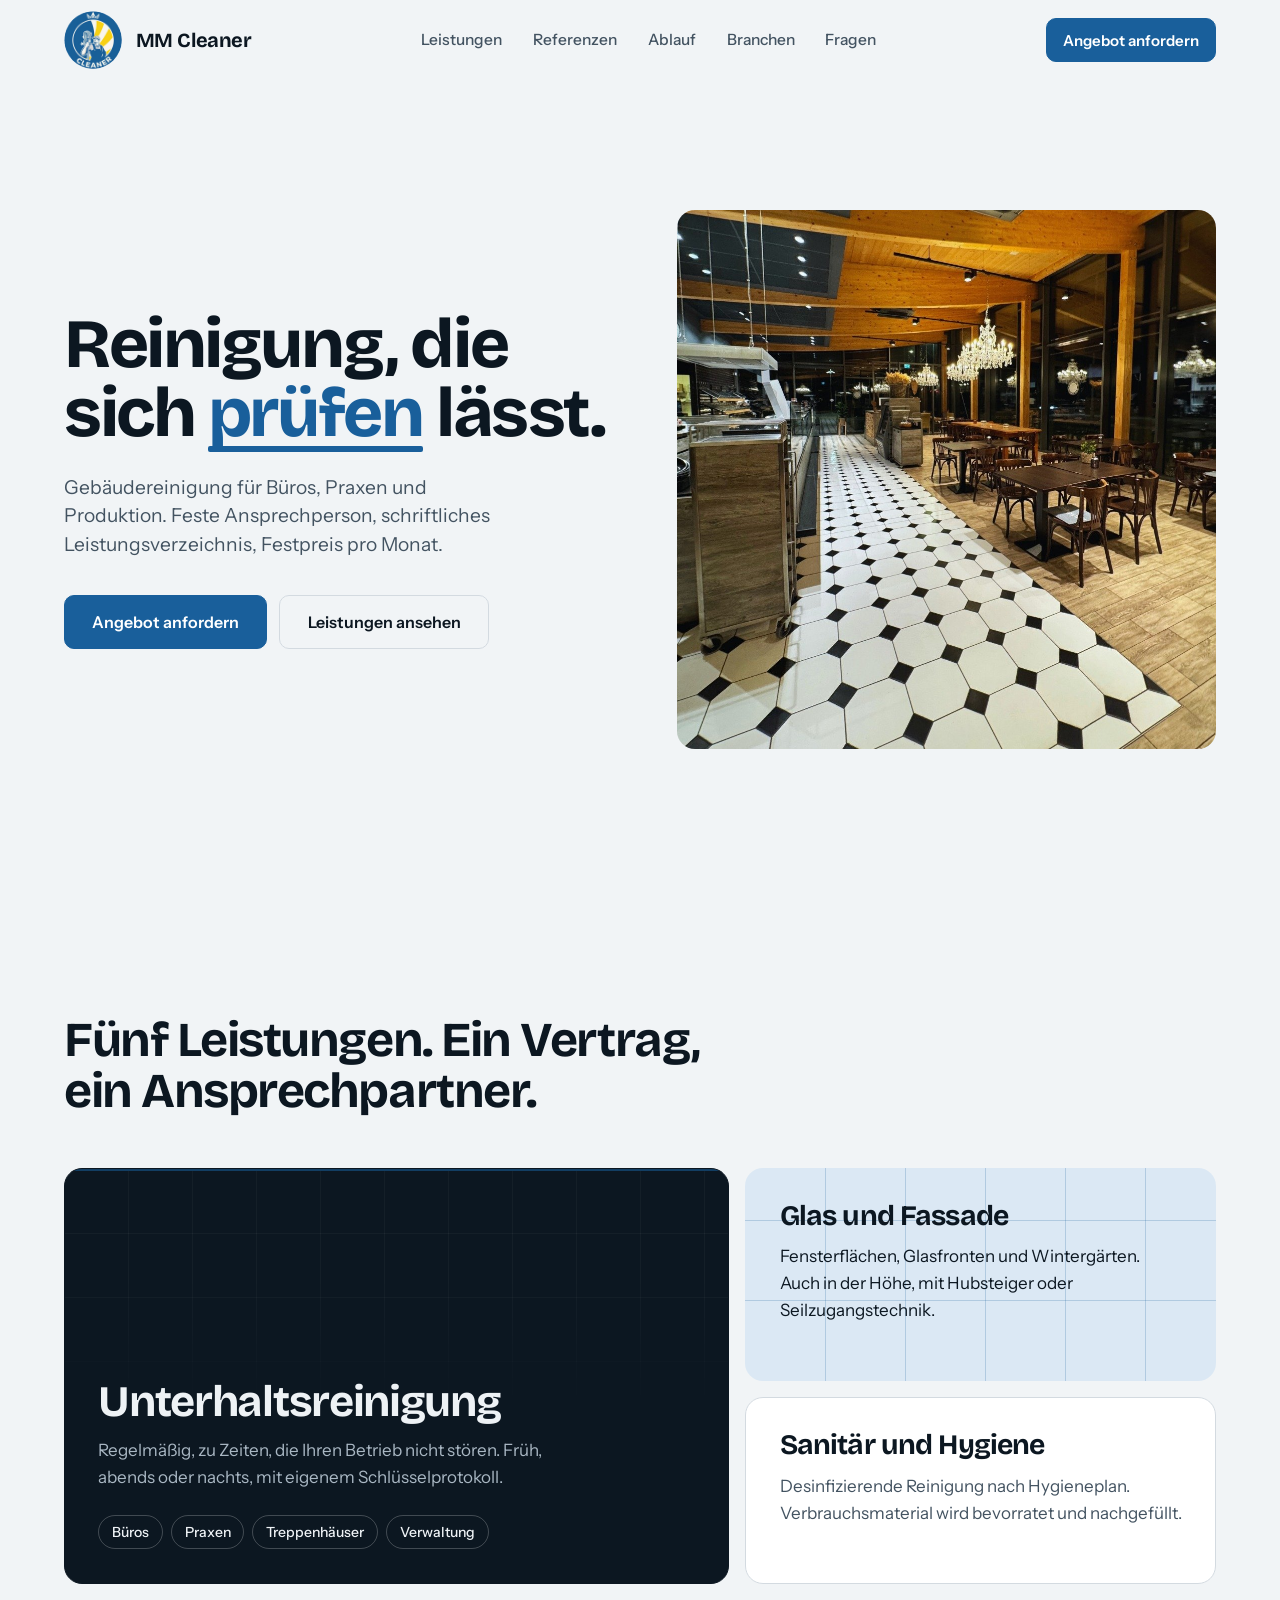
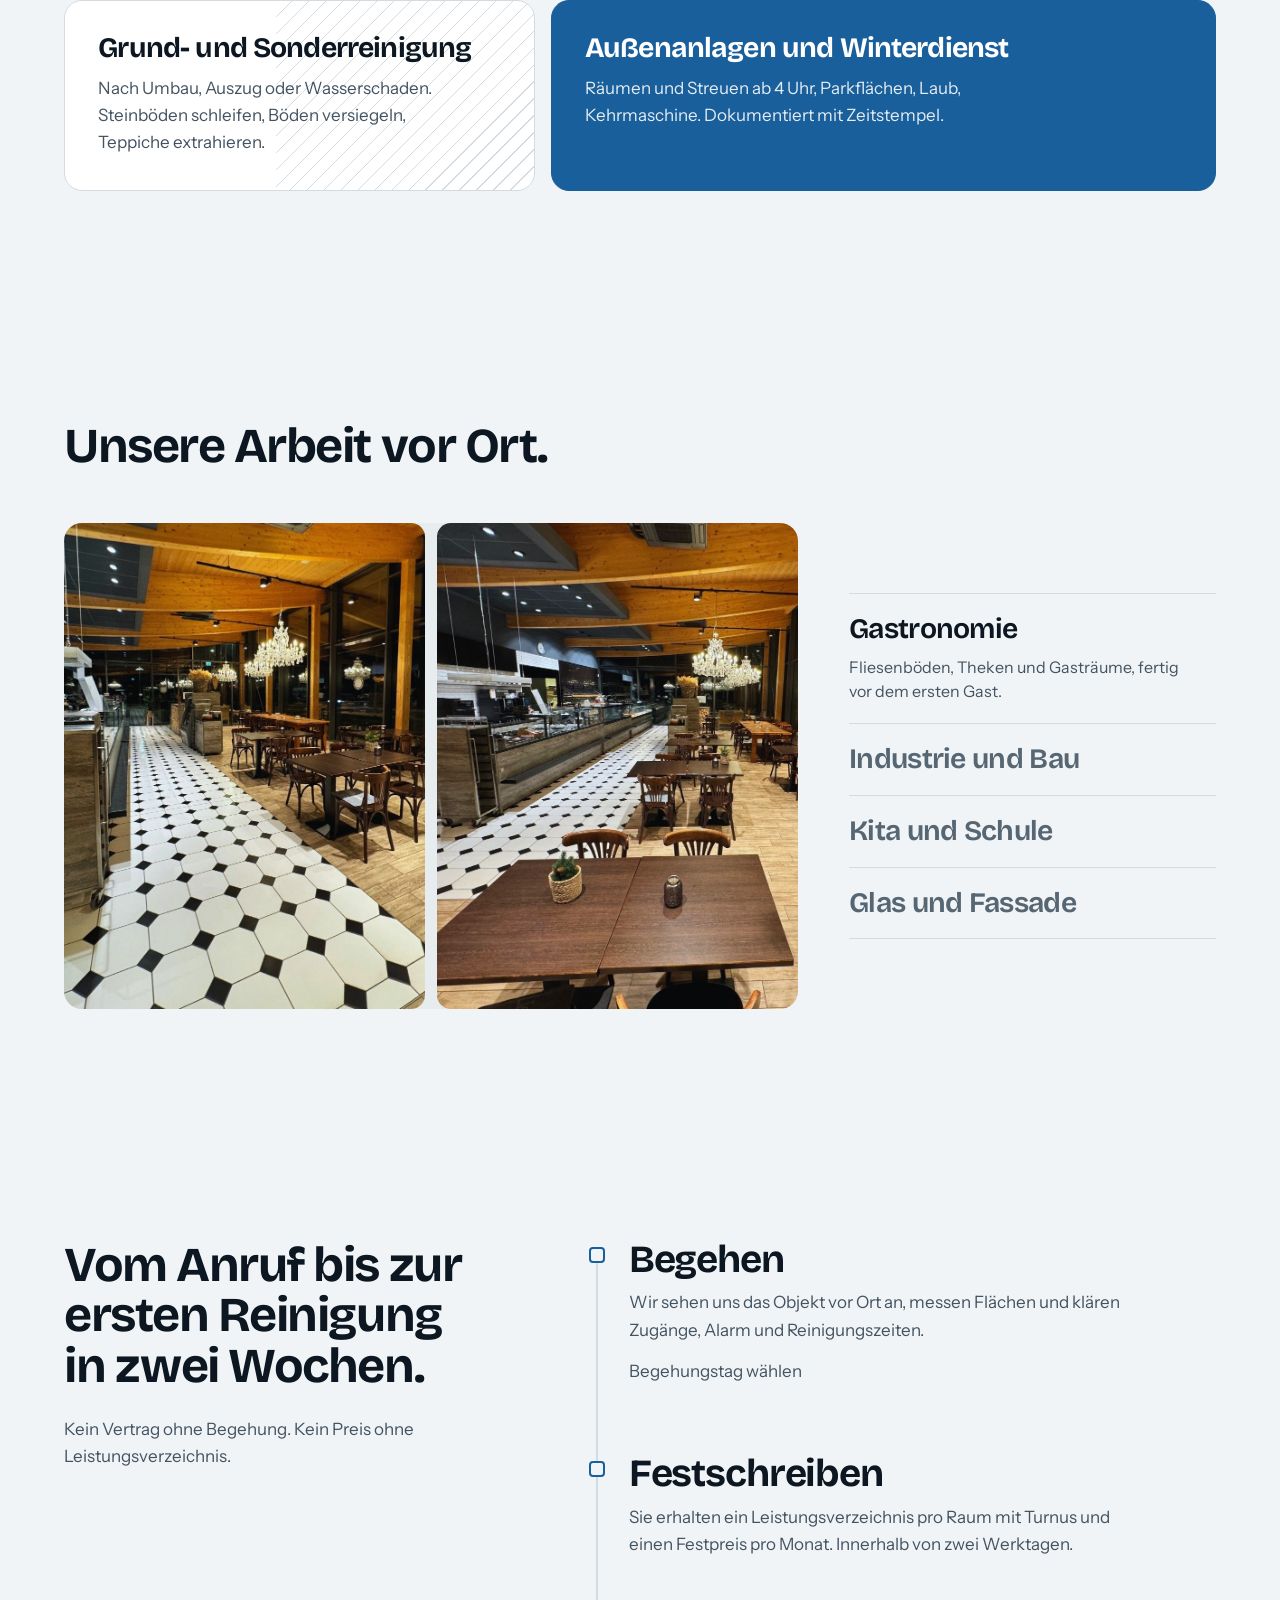
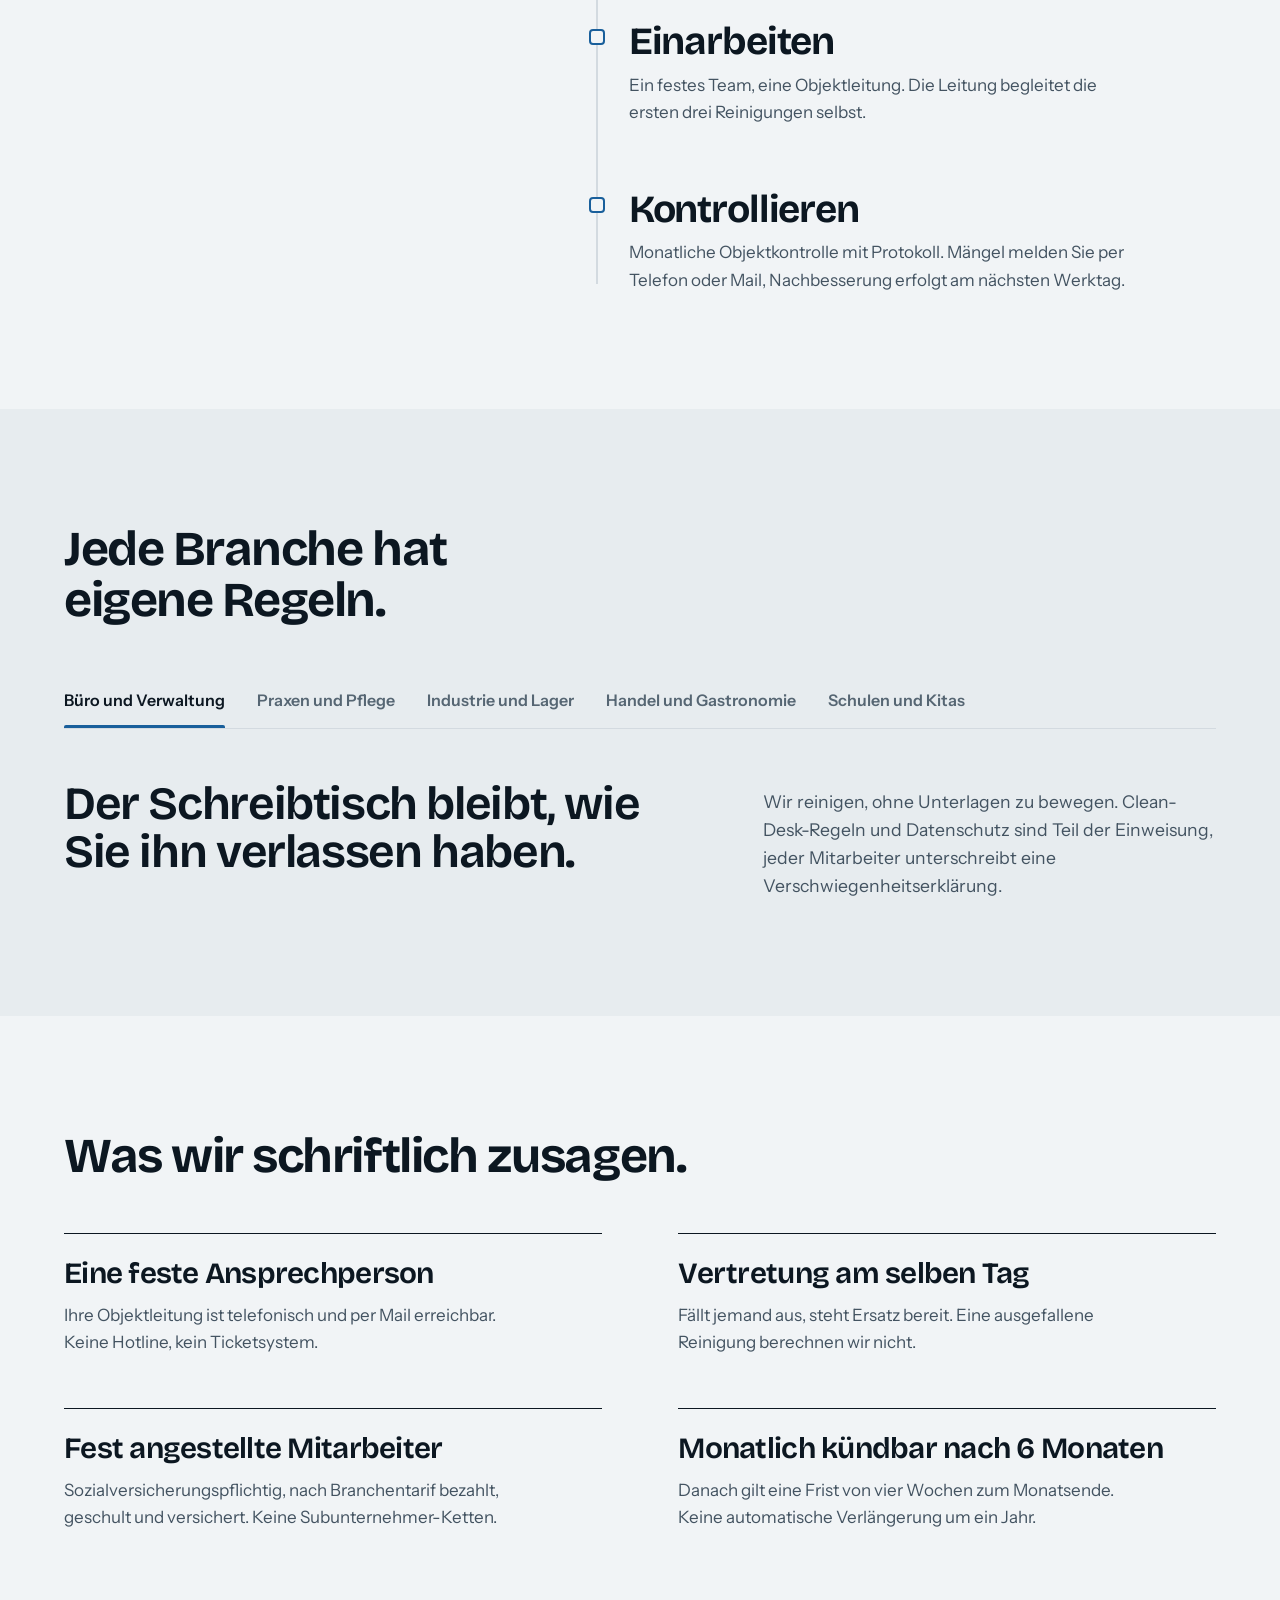
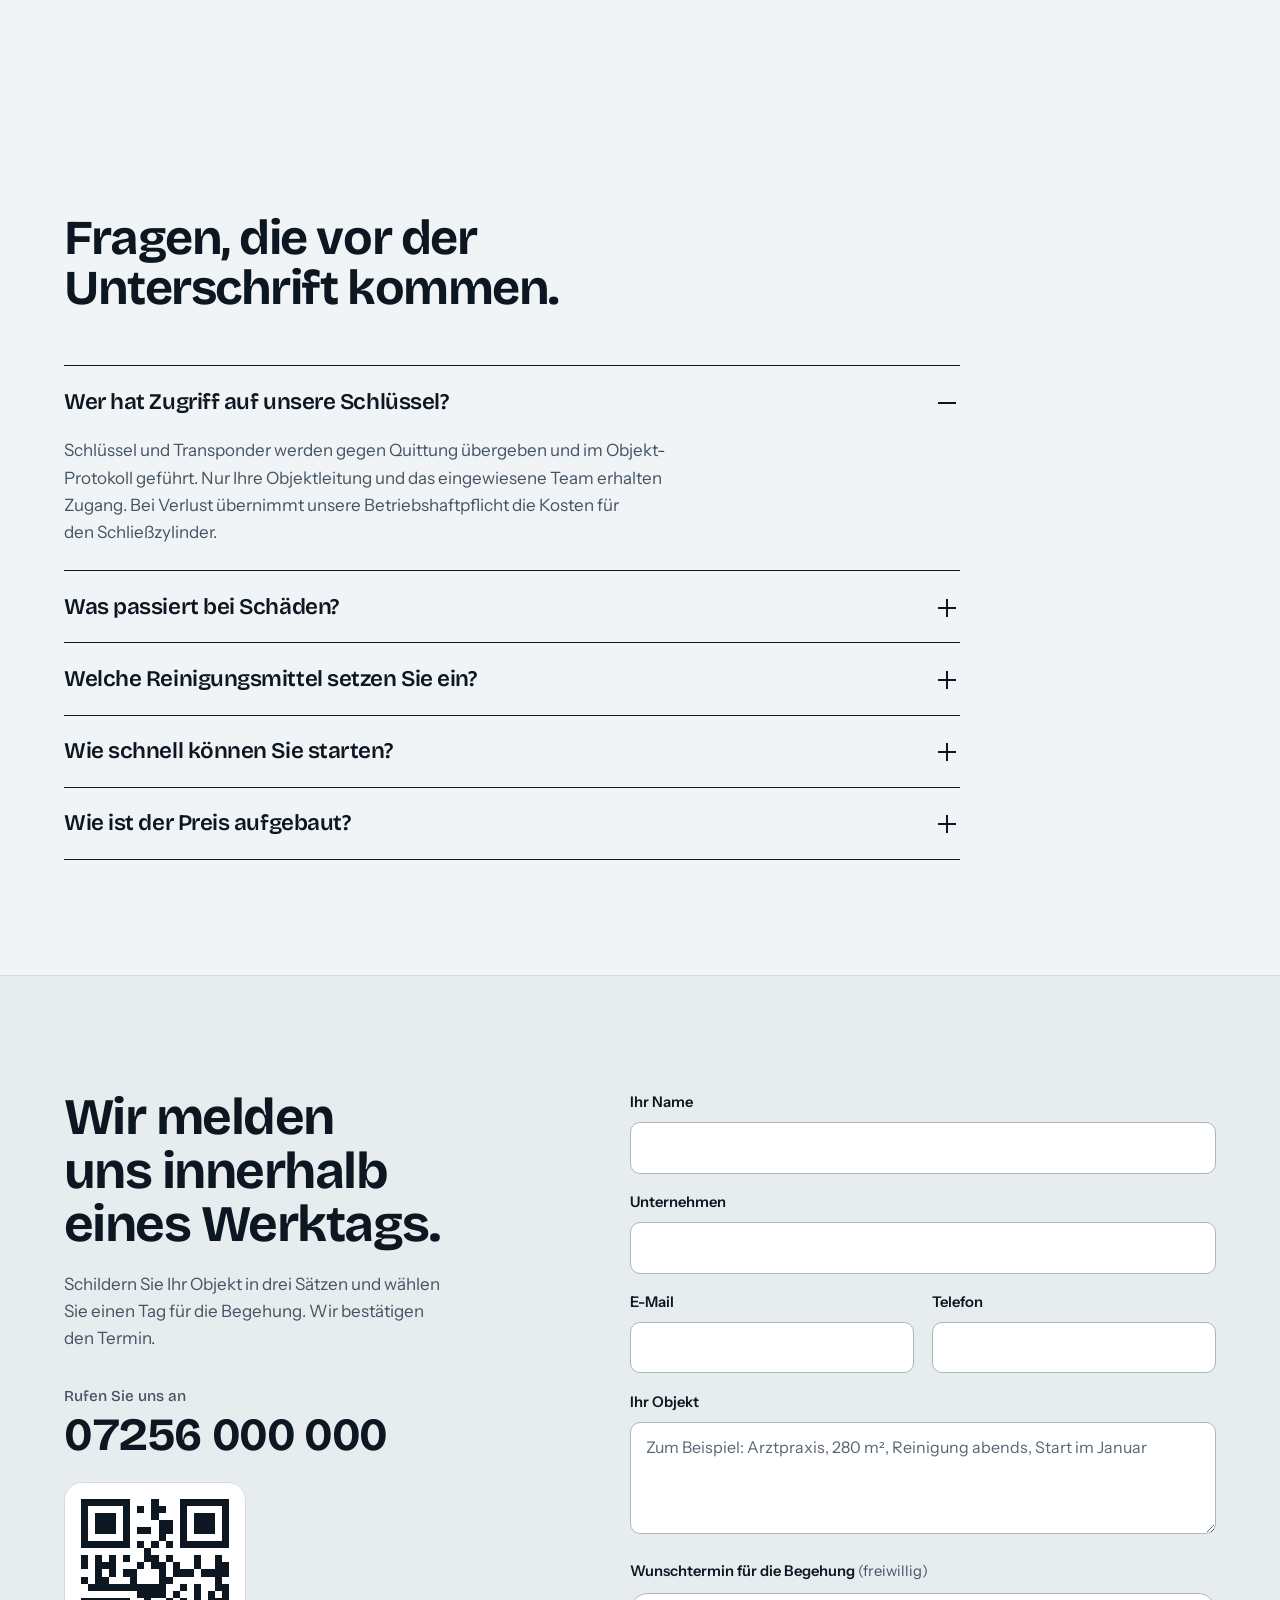
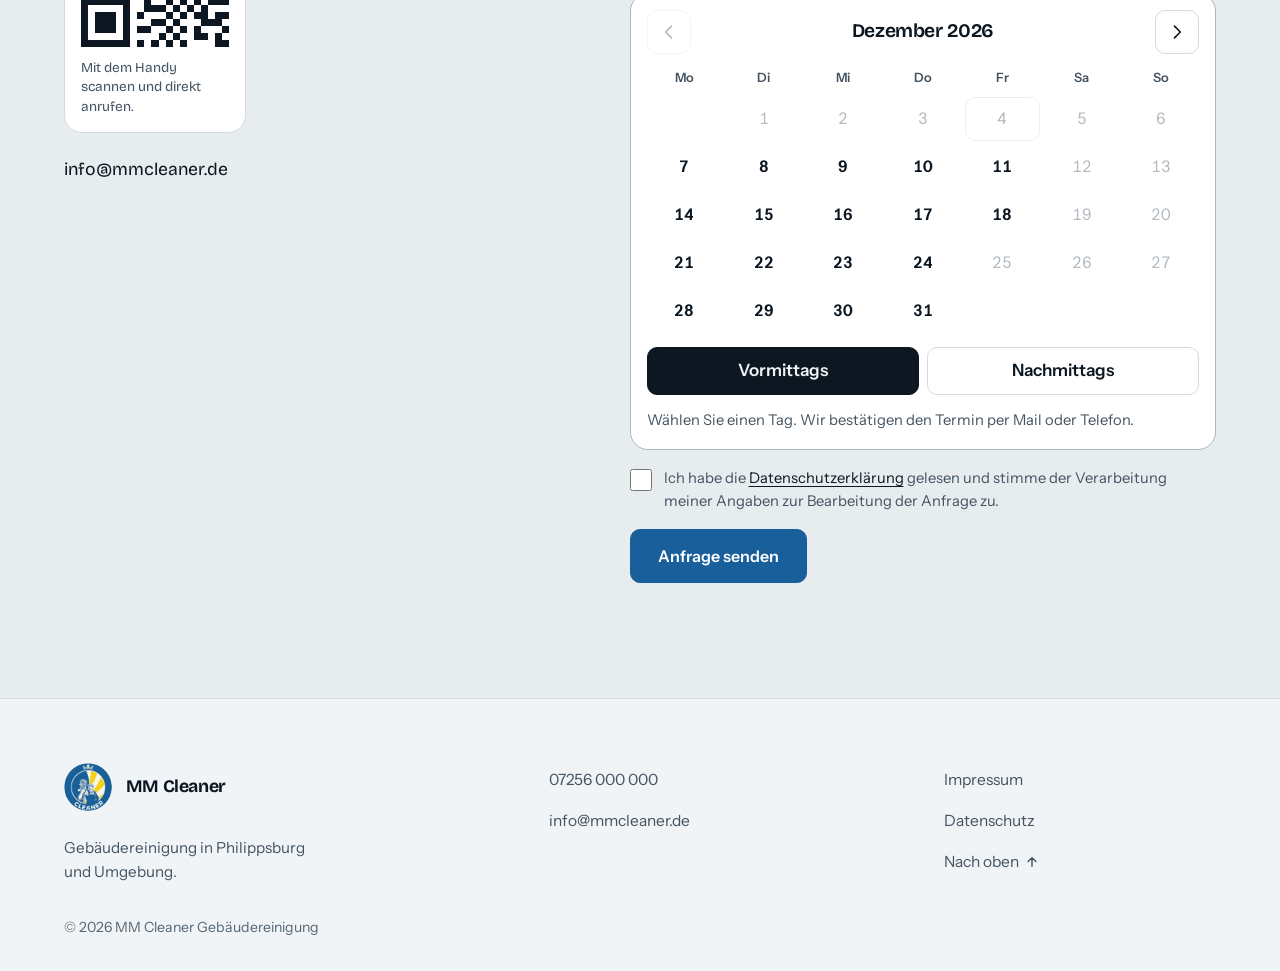
<file: index.html>
<!doctype html>
<html lang="de">
<head>
<meta charset="utf-8">
<meta name="viewport" content="width=device-width, initial-scale=1, viewport-fit=cover">
<title>MM Cleaner Gebäudereinigung | Philippsburg und Umgebung</title>
<meta name="description" content="Gebäudereinigung für Büros, Praxen, Produktion und Handel. Sauberkeit, die man fühlen kann. Für Gewerbe, Praxen und Verwaltung in Philippsburg und Umgebung.">
<meta name="theme-color" content="#F1F4F6">
<meta name="robots" content="noindex, nofollow">
<meta property="og:title" content="MM Cleaner Gebäudereinigung">
<meta property="og:description" content="Sauberkeit, die man fühlen kann. Gebäudereinigung in Philippsburg und Umgebung.">
<meta property="og:type" content="website">
<meta property="og:locale" content="de_DE">
<link rel="icon" href="favicon.png" type="image/png">
<link rel="preload" href="assets/img/gastro-boden.jpg" as="image">
<link rel="preload" href="assets/fonts/bricolage-grotesque.woff2" as="font" type="font/woff2" crossorigin>
<link rel="preload" href="assets/fonts/instrument-sans.woff2" as="font" type="font/woff2" crossorigin>
<link rel="stylesheet" href="assets/css/style.css?v=76f08dd9">
<script src="assets/js/main.js?v=5dbdaaa5" type="module"></script>
<script type="application/ld+json">
{
  "@context": "https://schema.org",
  "@type": "ProfessionalService",
  "name": "MM Cleaner Gebäudereinigung",
  "description": "Gebäudereinigung für Gewerbe, Praxen und Industrie",
  "areaServed": "Philippsburg und Umgebung",
  "serviceType": ["Unterhaltsreinigung", "Glas- und Fassadenreinigung", "Sanitärhygiene", "Grundreinigung", "Winterdienst"],
  "email": "info@mmcleaner.de"
}
</script>
</head>
<body>
<a class="skip" href="#inhalt">Zum Inhalt springen</a>

<header class="nav" id="top">
  <div class="wrap nav__in">
    <a class="brand" href="#top" aria-label="MM Cleaner Gebäudereinigung, Seitenanfang">
      <span class="logo"><span class="logo__disc"><img class="logo__img" src="assets/img/logo.png" alt="" width="116" height="116"></span><i class="logo__spark" aria-hidden="true"></i></span>
      <span class="brand__name">MM Cleaner</span>
    </a>
    <nav class="nav__links" aria-label="Hauptnavigation">
      <a href="#leistungen">Leistungen</a>
      <a href="#ergebnisse">Referenzen</a>
      <a href="#ablauf">Ablauf</a>
      <a href="#branchen">Branchen</a>
      <a href="#fragen">Fragen</a>
    </nav>
    <div class="nav__act">
      <a class="btn btn--accent btn--sm" href="#kontakt">Angebot anfordern</a>
      <button class="menu-btn" type="button" popovertarget="menu"><span class="menu-btn__t"><span>Menü</span><span>Schließen</span></span><i aria-hidden="true"></i></button>
    </div>
  </div>
  <nav id="menu" popover class="menu" aria-label="Mobile Navigation">
    <a href="#leistungen">Leistungen</a>
      <a href="#ergebnisse">Referenzen</a>
    <a href="#ablauf">Ablauf</a>
    <a href="#branchen">Branchen</a>
    <a href="#fragen">Fragen</a>
    <a class="btn btn--accent" href="#kontakt">Angebot anfordern</a>
    <a class="menu__tel" href="tel:+497256000000">07256 000 000</a>
  </nav>
</header>

<main id="inhalt">

<!-- HERO -->
<section class="hero wrap">
  <div class="hero__copy">
    <h1>Reinigung, die sich <em>prüfen</em> lässt.</h1>
    <p class="lead">Gebäudereinigung für Büros, Praxen und Produktion. Feste Ansprechperson, schriftliches Leistungsverzeichnis, Festpreis pro Monat.</p>
    <div class="hero__cta">
      <a class="btn btn--accent btn--lg" href="#kontakt">Angebot anfordern</a>
      <a class="btn btn--ghost btn--lg" href="#leistungen">Leistungen ansehen</a>
    </div>
  </div>

  <figure class="hero__img"><img src="assets/img/gastro-boden.jpg" alt="Restaurant mit schwarz-weißem Fliesenboden, gereinigt" width="1078" height="1075" fetchpriority="high"></figure>
</section>

<!-- LEISTUNGEN -->
<section class="sec wrap" id="leistungen">
  <h2 class="sec__h">Fünf Leistungen. Ein Vertrag, ein Ansprechpartner.</h2>
  <div class="bento">
    <article class="bt bt--unterhalt">
      <h3>Unterhaltsreinigung</h3>
      <p>Regelmäßig, zu Zeiten, die Ihren Betrieb nicht stören. Früh, abends oder nachts, mit eigenem Schlüsselprotokoll.</p>
      <ul class="tags">
        <li>Büros</li><li>Praxen</li><li>Treppenhäuser</li><li>Verwaltung</li>
      </ul>
    </article>
    <article class="bt bt--glas">
      <h3>Glas und Fassade</h3>
      <p>Fensterflächen, Glasfronten und Wintergärten. Auch in der Höhe, mit Hubsteiger oder Seilzugangstechnik.</p>
    </article>
    <article class="bt bt--hygiene">
      <h3>Sanitär und Hygiene</h3>
      <p>Desinfizierende Reinigung nach Hygieneplan. Verbrauchsmaterial wird bevorratet und nachgefüllt.</p>
    </article>
    <article class="bt bt--grund">
      <h3>Grund- und Sonderreinigung</h3>
      <p>Nach Umbau, Auszug oder Wasserschaden. Steinböden schleifen, Böden versiegeln, Teppiche extrahieren.</p>
    </article>
    <article class="bt bt--winter">
      <h3>Außenanlagen und Winterdienst</h3>
      <p>Räumen und Streuen ab 4 Uhr, Parkflächen, Laub, Kehrmaschine. Dokumentiert mit Zeitstempel.</p>
    </article>
  </div>
</section>

<!-- REFERENZEN -->
<section class="sec wrap ref" id="ergebnisse">
  <h2 class="sec__h">Unsere Arbeit vor Ort.</h2>
  <div class="ref__grid" data-ref>
    <div class="ref__stage">
      <div class="slide is-on" id="s-gastro" data-c="11" role="tabpanel" aria-labelledby="b-gastro"><img src="assets/img/gastro-boden.jpg" alt="Restaurant mit schwarz-weißem Fliesenboden, gereinigt" width="1078" height="1075" loading="lazy"><img src="assets/img/gastro-theke.jpg" alt="Gastronomiebereich mit Theke und frisch gereinigtem Boden" width="1080" height="1073" loading="lazy"></div>
      <div class="slide" id="s-halle" data-c="21" role="tabpanel" aria-labelledby="b-halle"><img src="assets/img/halle.jpg" alt="Große Halle nach Bauarbeiten, Boden besenrein" width="1030" height="805" loading="lazy"><img src="assets/img/team-strasse.jpg" alt="Mitarbeiter in MM-Cleaner-Jacke vor einem Objekt" width="233" height="416" loading="lazy"></div>
      <div class="slide" id="s-kita" data-c="11" role="tabpanel" aria-labelledby="b-kita"><img src="assets/img/kita-boden.jpg" alt="Kita-Eingangsbereich mit glänzend gepflegtem Boden" width="1080" height="804" loading="lazy"><img src="assets/img/kita-waschraum.jpg" alt="Waschraum mit glänzend gereinigten Bodenfliesen" width="1078" height="805" loading="lazy"></div>
      <div class="slide" id="s-glas" data-c="12" role="tabpanel" aria-labelledby="b-glas"><img src="assets/img/team-fenster.jpg" alt="Mitarbeiter in MM-Cleaner-Jacke bei der Fensterreinigung" width="233" height="312" loading="lazy"><img src="assets/img/mauer.jpg" alt="Gartenmauer, rechte Hälfte vom Schmutz befreit" width="1078" height="805" loading="lazy"></div>
    </div>
    <div class="ref__list" role="tablist" aria-label="Einsatzbereiche" aria-orientation="vertical">
      <button type="button" role="tab" id="b-gastro" aria-controls="s-gastro" aria-selected="true"><span class="t">Gastronomie</span><span class="d"><span>Fliesenböden, Theken und Gasträume, fertig vor dem ersten Gast.</span></span><i class="bar" aria-hidden="true"></i></button>
      <button type="button" role="tab" id="b-halle" aria-controls="s-halle" aria-selected="false" tabindex="-1"><span class="t">Industrie und Bau</span><span class="d"><span>Hallen nach Bauarbeiten, besenrein übergeben.</span></span><i class="bar" aria-hidden="true"></i></button>
      <button type="button" role="tab" id="b-kita" aria-controls="s-kita" aria-selected="false" tabindex="-1"><span class="t">Kita und Schule</span><span class="d"><span>Glänzende Böden und saubere Waschräume.</span></span><i class="bar" aria-hidden="true"></i></button>
      <button type="button" role="tab" id="b-glas" aria-controls="s-glas" aria-selected="false" tabindex="-1"><span class="t">Glas und Fassade</span><span class="d"><span>Fenster, Mauern und Außenflächen vom Schmutz befreit.</span></span><i class="bar" aria-hidden="true"></i></button>
    </div>
  </div>
</section>

<!-- ABLAUF -->
<section class="sec wrap ablauf" id="ablauf">
  <div class="ablauf__head">
    <h2 class="sec__h">Vom Anruf bis zur ersten Reinigung in zwei Wochen.</h2>
    <p class="muted">Kein Vertrag ohne Begehung. Kein Preis ohne Leistungsverzeichnis.</p>
  </div>
  <ol class="steps">
    <li>
      <h3>Begehen</h3>
      <p>Wir sehen uns das Objekt vor Ort an, messen Flächen und klären Zugänge, Alarm und Reinigungszeiten.</p>
      <p><a class="ln" href="#termin">Begehungstag wählen</a></p>
    </li>
    <li>
      <h3>Festschreiben</h3>
      <p>Sie erhalten ein Leistungsverzeichnis pro Raum mit Turnus und einen Festpreis pro Monat. Innerhalb von zwei Werktagen.</p>
    </li>
    <li>
      <h3>Einarbeiten</h3>
      <p>Ein festes Team, eine Objektleitung. Die Leitung begleitet die ersten drei Reinigungen selbst.</p>
    </li>
    <li>
      <h3>Kontrollieren</h3>
      <p>Monatliche Objektkontrolle mit Protokoll. Mängel melden Sie per Telefon oder Mail, Nachbesserung erfolgt am nächsten Werktag.</p>
    </li>
  </ol>
</section>

<!-- BRANCHEN -->
<section class="sec branchen" id="branchen">
  <div class="wrap">
    <h2 class="sec__h">Jede Branche hat eigene Regeln.</h2>
    <div class="tabs" data-tabs>
      <div class="tabs__list" role="tablist" aria-label="Branchen">
        <span class="tabs__ind" aria-hidden="true"></span>
        <button role="tab" id="t-buero" aria-controls="p-buero" aria-selected="true">Büro und Verwaltung</button>
        <button role="tab" id="t-praxis" aria-controls="p-praxis" aria-selected="false" tabindex="-1">Praxen und Pflege</button>
        <button role="tab" id="t-industrie" aria-controls="p-industrie" aria-selected="false" tabindex="-1">Industrie und Lager</button>
        <button role="tab" id="t-handel" aria-controls="p-handel" aria-selected="false" tabindex="-1">Handel und Gastronomie</button>
        <button role="tab" id="t-bildung" aria-controls="p-bildung" aria-selected="false" tabindex="-1">Schulen und Kitas</button>
      </div>

      <div class="tabs__panel" role="tabpanel" id="p-buero" aria-labelledby="t-buero">
        <p class="panel__big">Der Schreibtisch bleibt, wie Sie ihn verlassen haben.</p>
        <p>Wir reinigen, ohne Unterlagen zu bewegen. Clean-Desk-Regeln und Datenschutz sind Teil der Einweisung, jeder Mitarbeiter unterschreibt eine Verschwiegenheitserklärung.</p>
      </div>
      <div class="tabs__panel" role="tabpanel" id="p-praxis" aria-labelledby="t-praxis" hidden>
        <p class="panel__big">Hygieneplan statt Bauchgefühl.</p>
        <p>Flächendesinfektion mit gelisteten Mitteln, farbcodierte Tücher je Bereich, schriftlich dokumentiert. Passend zu Ihrem Hygieneplan und den Anforderungen der Aufsichtsbehörden.</p>
      </div>
      <div class="tabs__panel" role="tabpanel" id="p-industrie" aria-labelledby="t-industrie" hidden>
        <p class="panel__big">Schicht für Schicht, auch nachts.</p>
        <p>Hallenböden mit Scheuersaugmaschine, Reinigung von Sozialräumen und Büroflächen im Schichtwechsel. Unsere Mitarbeiter kennen Ihre Sicherheitsunterweisung und Sperrbereiche.</p>
      </div>
      <div class="tabs__panel" role="tabpanel" id="p-handel" aria-labelledby="t-handel" hidden>
        <p class="panel__big">Vor Öffnung fertig. Jeden Morgen.</p>
        <p>Verkaufsflächen, Kundentoiletten und Schaufenster sind bei Ladenöffnung sauber. Küchen und Gastronomiebereiche reinigen wir nach HACCP-Vorgaben.</p>
      </div>
      <div class="tabs__panel" role="tabpanel" id="p-bildung" aria-labelledby="t-bildung" hidden>
        <p class="panel__big">Sauber, bevor der erste Schüler kommt.</p>
        <p>Klassenräume, Flure und Sanitäranlagen am frühen Morgen oder nach Unterrichtsende. Mit kindgerechten, geprüften Reinigungsmitteln und erweitertem Führungszeugnis des Personals.</p>
      </div>
    </div>
  </div>
</section>

<!-- QUALITÄT -->
<section class="sec wrap qual" id="qualitaet">
  <h2 class="sec__h">Was wir schriftlich zusagen.</h2>
  <dl class="qual__grid">
    <div>
      <dt>Eine feste Ansprechperson</dt>
      <dd>Ihre Objektleitung ist telefonisch und per Mail erreichbar. Keine Hotline, kein Ticketsystem.</dd>
    </div>
    <div>
      <dt>Vertretung am selben Tag</dt>
      <dd>Fällt jemand aus, steht Ersatz bereit. Eine ausgefallene Reinigung berechnen wir nicht.</dd>
    </div>
    <div>
      <dt>Fest angestellte Mitarbeiter</dt>
      <dd>Sozialversicherungspflichtig, nach Branchentarif bezahlt, geschult und versichert. Keine Subunternehmer-Ketten.</dd>
    </div>
    <div>
      <dt>Monatlich kündbar nach 6 Monaten</dt>
      <dd>Danach gilt eine Frist von vier Wochen zum Monatsende. Keine automatische Verlängerung um ein Jahr.</dd>
    </div>
  </dl>
</section>

<!-- FAQ -->
<section class="sec wrap faq" id="fragen">
  <h2 class="sec__h">Fragen, die vor der Unterschrift kommen.</h2>
  <div class="faq__list">
    <details name="faq" open>
      <summary>Wer hat Zugriff auf unsere Schlüssel?</summary>
      <div class="faq__a"><p>Schlüssel und Transponder werden gegen Quittung übergeben und im Objekt-Protokoll geführt. Nur Ihre Objektleitung und das eingewiesene Team erhalten Zugang. Bei Verlust übernimmt unsere Betriebshaftpflicht die Kosten für den Schließzylinder.</p></div>
    </details>
    <details name="faq">
      <summary>Was passiert bei Schäden?</summary>
      <div class="faq__a"><p>Wir sind betriebshaftpflicht- und schlüsselverlustversichert. Schäden melden Sie direkt der Objektleitung, die Regulierung läuft über uns.</p></div>
    </details>
    <details name="faq">
      <summary>Welche Reinigungsmittel setzen Sie ein?</summary>
      <div class="faq__a"><p>Dosierte Konzentrate statt Überdosierung, wo möglich mit Ecolabel. In Praxen und Pflege setzen wir ausschließlich gelistete Desinfektionsmittel ein. Das Sicherheitsdatenblatt liegt im Objekt.</p></div>
    </details>
    <details name="faq">
      <summary>Wie schnell können Sie starten?</summary>
      <div class="faq__a"><p>Die Begehung erfolgt in der Regel innerhalb einer Woche. Nach Vertragsabschluss starten wir innerhalb von zwei Wochen, bei Dringlichkeit früher.</p></div>
    </details>
    <details name="faq">
      <summary>Wie ist der Preis aufgebaut?</summary>
      <div class="faq__a"><p>Ein Festpreis pro Monat, unabhängig von Feiertagen und Kalendertagen. Sonderleistungen wie Fensterreinigung oder Grundreinigung stehen mit eigenem Preis im Leistungsverzeichnis.</p></div>
    </details>
  </div>
</section>

<!-- KONTAKT -->
<section class="sec kontakt" id="kontakt">
  <div class="wrap kontakt__in">
    <div class="kontakt__copy">
      <h2>Wir melden uns innerhalb eines Werktags.</h2>
      <p>Schildern Sie Ihr Objekt in drei Sätzen und wählen Sie einen Tag für die Begehung. Wir bestätigen den Termin.</p>
      <div class="kontakt__direct">
        <p class="tel"><span class="tel__label">Rufen Sie uns an</span><a class="tel__nr" href="tel:+497256000000">07256 000 000</a></p>
        <figure class="qr"><img src="assets/img/qr-anruf.svg" alt="QR-Code zum Anrufen" width="148" height="148"><figcaption>Mit dem Handy scannen und direkt anrufen.</figcaption></figure>
        <p class="mail"><a href="mailto:info@mmcleaner.de">info@mmcleaner.de</a></p>
      </div>
    </div>

    <form class="form" id="form" novalidate data-endpoint="">
      <div class="field">
        <label for="f-name">Ihr Name</label>
        <input id="f-name" name="name" autocomplete="name" required>
        <p class="err" id="e-name" hidden>Bitte geben Sie Ihren Namen an.</p>
      </div>
      <div class="field">
        <label for="f-firma">Unternehmen</label>
        <input id="f-firma" name="firma" autocomplete="organization">
      </div>
      <div class="form__row">
        <div class="field">
          <label for="f-mail">E-Mail</label>
          <input id="f-mail" name="mail" type="email" autocomplete="email" required>
          <p class="err" id="e-mail" hidden>Bitte geben Sie eine gültige E-Mail-Adresse an.</p>
        </div>
        <div class="field">
          <label for="f-tel">Telefon</label>
          <input id="f-tel" name="tel" type="tel" autocomplete="tel">
        </div>
      </div>
      <div class="field">
        <label for="f-text">Ihr Objekt</label>
        <textarea id="f-text" name="text" rows="3" placeholder="Zum Beispiel: Arztpraxis, 280 m², Reinigung abends, Start im Januar"></textarea>
      </div>
      <fieldset class="termin" id="termin">
        <legend>Wunschtermin für die Begehung <span>(freiwillig)</span></legend>
        <div class="cal" data-cal>
          <div class="cal__head">
            <button type="button" class="cal__nav" data-dir="-1" aria-label="Vorheriger Monat"><svg viewBox="0 0 24 24" width="20" height="20" fill="none" stroke="currentColor" stroke-width="2" stroke-linecap="round" stroke-linejoin="round" aria-hidden="true"><path d="M15 5l-7 7 7 7"/></svg></button>
            <p class="cal__title" aria-live="polite"></p>
            <button type="button" class="cal__nav" data-dir="1" aria-label="Nächster Monat"><svg viewBox="0 0 24 24" width="20" height="20" fill="none" stroke="currentColor" stroke-width="2" stroke-linecap="round" stroke-linejoin="round" aria-hidden="true"><path d="M9 5l7 7-7 7"/></svg></button>
          </div>
          <div class="cal__grid"></div>
          <div class="seg cal__zeit" role="radiogroup" aria-label="Tageszeit">
            <label><input type="radio" name="zeit" value="vormittags" checked><span>Vormittags</span></label>
            <label><input type="radio" name="zeit" value="nachmittags"><span>Nachmittags</span></label>
          </div>
          <p class="cal__sel" aria-live="polite">Wählen Sie einen Tag. Wir bestätigen den Termin per Mail oder Telefon.</p>
          <input type="hidden" name="termin">
        </div>
      </fieldset>
      <label class="check">
        <input type="checkbox" name="dsgvo" required>
        <span>Ich habe die <a href="datenschutz.html">Datenschutzerklärung</a> gelesen und stimme der Verarbeitung meiner Angaben zur Bearbeitung der Anfrage zu.</span>
      </label>
      <p class="err" id="e-dsgvo" hidden>Bitte stimmen Sie der Datenverarbeitung zu.</p>
      <button class="btn btn--accent btn--lg" type="submit">Anfrage senden</button>
      <p class="form__ok" id="form-ok" hidden role="status">Danke. Wir melden uns innerhalb eines Werktags.</p>
    </form>
  </div>
</section>
</main>

<footer class="foot">
  <div class="wrap foot__in">
    <div class="foot__brand">
      <span class="brand brand--foot"><span class="logo"><span class="logo__disc"><img class="logo__img" src="assets/img/logo.png" alt="" width="96" height="96"></span><i class="logo__spark" aria-hidden="true"></i></span><span class="brand__name">MM Cleaner</span></span>
      <p>Gebäudereinigung in Philippsburg und Umgebung.</p>
    </div>
    <div class="foot__kontakt">
      <a class="ln" href="tel:+497256000000">07256 000 000</a>
      <a class="ln" href="mailto:info@mmcleaner.de">info@mmcleaner.de</a>
    </div>
    <nav class="foot__nav" aria-label="Rechtliches">
      <a class="ln" href="impressum.html">Impressum</a>
      <a class="ln" href="datenschutz.html">Datenschutz</a>
      <a class="ln foot__up" href="#top">Nach oben <svg viewBox="0 0 16 16" width="14" height="14" fill="none" stroke="currentColor" stroke-width="1.6" stroke-linecap="round" stroke-linejoin="round" aria-hidden="true"><path d="M8 13V3M3.5 7.5 8 3l4.5 4.5"/></svg></a>
    </nav>
  </div>
  <p class="wrap foot__copy">© <span id="jahr">2026</span> MM Cleaner Gebäudereinigung</p>
</footer>
<div class="callbar is-off"><a class="callbar__anruf" href="tel:+497256000000" aria-label="Anrufen: 07256 000 000"><svg class="callbar__ico" aria-hidden="true" width="22" height="22" xmlns="http://www.w3.org/2000/svg" viewBox="0 0 256 256" fill="currentColor"><path d="M224,154.8l-47.09-21.11-.18-.08a19.94,19.94,0,0,0-19,1.75,13.08,13.08,0,0,0-1.12.84l-22.31,19c-13-7.05-26.43-20.37-33.49-33.21l19.06-22.66a11.76,11.76,0,0,0,.85-1.15,20,20,0,0,0,1.66-18.83,1.42,1.42,0,0,1-.08-.18L101.2,32A20.06,20.06,0,0,0,80.42,20.15,60.27,60.27,0,0,0,28,80c0,81.61,66.39,148,148,148a60.27,60.27,0,0,0,59.85-52.42A20.06,20.06,0,0,0,224,154.8ZM176,204A124.15,124.15,0,0,1,52,80,36.29,36.29,0,0,1,80.48,44.46l18.82,42L80.14,109.28a12,12,0,0,0-.86,1.16A20,20,0,0,0,78,130.08c9.42,19.28,28.83,38.56,48.31,48A20,20,0,0,0,146,176.63a11.63,11.63,0,0,0,1.11-.85l22.43-19.07,42,18.81A36.29,36.29,0,0,1,176,204Z"/></svg><span>Anrufen</span></a><a class="callbar__wa" href="https://wa.me/497256000000?text=Hallo%2C%20ich%20interessiere%20mich%20f%C3%BCr%20eine%20Reinigung%20und%20h%C3%A4tte%20gern%20ein%20Angebot." target="_blank" rel="noopener noreferrer"><svg class="callbar__ico" aria-hidden="true" width="22" height="22" xmlns="http://www.w3.org/2000/svg" viewBox="0 0 256 256" fill="currentColor"><path d="M187.3,159.06A36.09,36.09,0,0,1,152,188a84.09,84.09,0,0,1-84-84A36.09,36.09,0,0,1,96.94,68.7,12,12,0,0,1,110,75.1l11.48,23a12,12,0,0,1-.75,12l-8.52,12.78a44.56,44.56,0,0,0,20.91,20.91l12.78-8.52a12,12,0,0,1,12-.75l23,11.48A12,12,0,0,1,187.3,159.06ZM236,128A108,108,0,0,1,78.77,224.15L46.34,235A20,20,0,0,1,21,209.66l10.81-32.43A108,108,0,1,1,236,128Zm-24,0A84,84,0,1,0,55.27,170.06a12,12,0,0,1,1,9.81l-9.93,29.79,29.79-9.93a12.1,12.1,0,0,1,3.8-.62,12,12,0,0,1,6,1.62A84,84,0,0,0,212,128Z"/></svg><span>WhatsApp</span></a></div>
</body>
</html>
</file>
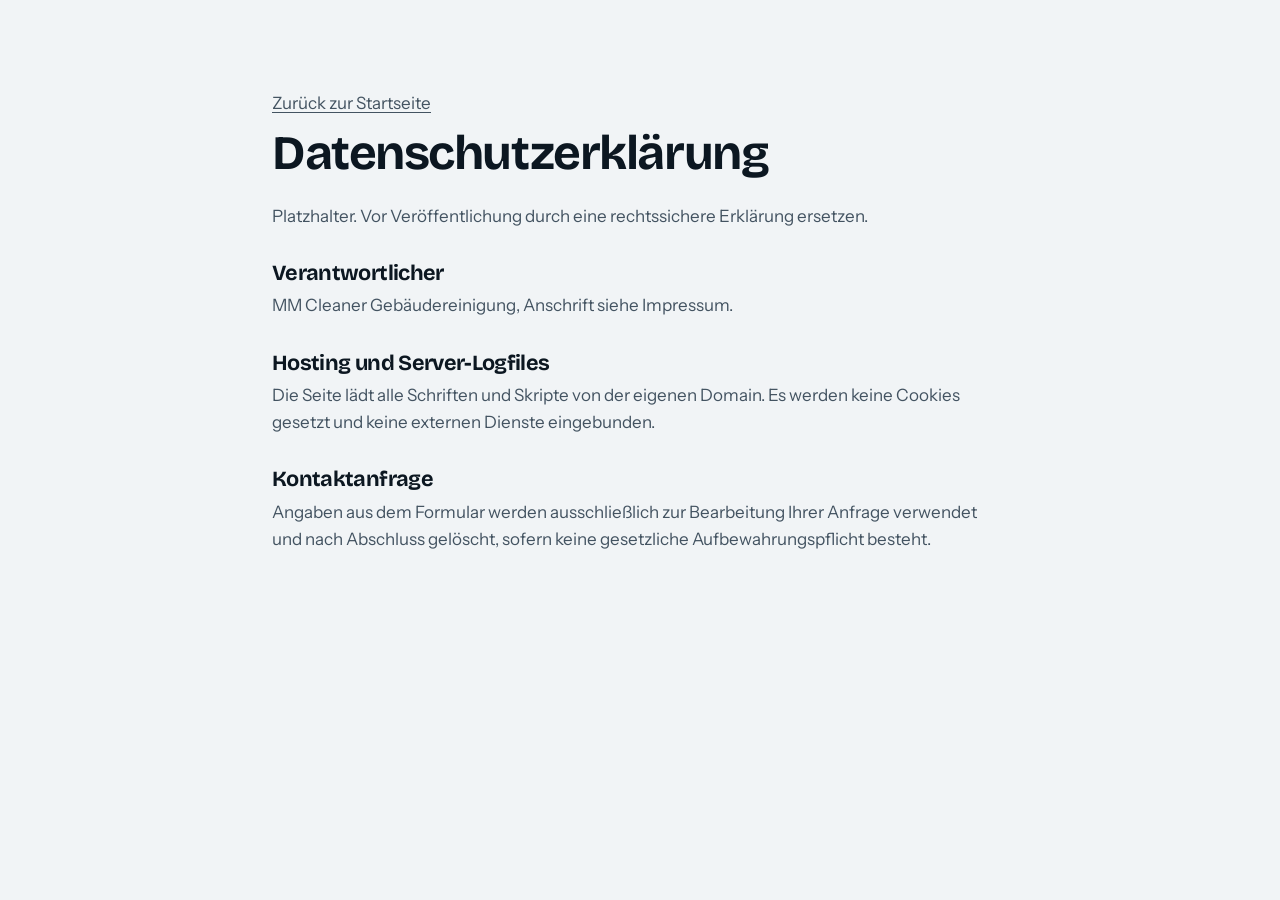
<file: datenschutz.html>
<!doctype html>
<html lang="de">
<head>
<meta charset="utf-8">
<meta name="viewport" content="width=device-width, initial-scale=1">
<title>Datenschutz | MM Cleaner Gebäudereinigung</title>
<meta name="robots" content="noindex">
<link rel="icon" href="favicon.png" type="image/png">
<link rel="stylesheet" href="assets/css/style.css?v=76f08dd9">
</head>
<body>
<main class="wrap legal">
  <p><a href="index.html">Zurück zur Startseite</a></p>
  <h1>Datenschutzerklärung</h1>
  <p>Platzhalter. Vor Veröffentlichung durch eine rechtssichere Erklärung ersetzen.</p>
  <h2>Verantwortlicher</h2>
  <p>MM Cleaner Gebäudereinigung, Anschrift siehe Impressum.</p>
  <h2>Hosting und Server-Logfiles</h2>
  <p>Die Seite lädt alle Schriften und Skripte von der eigenen Domain. Es werden keine Cookies gesetzt und keine externen Dienste eingebunden.</p>
  <h2>Kontaktanfrage</h2>
  <p>Angaben aus dem Formular werden ausschließlich zur Bearbeitung Ihrer Anfrage verwendet und nach Abschluss gelöscht, sofern keine gesetzliche Aufbewahrungspflicht besteht.</p>
</main>
</body>
</html>
</file>
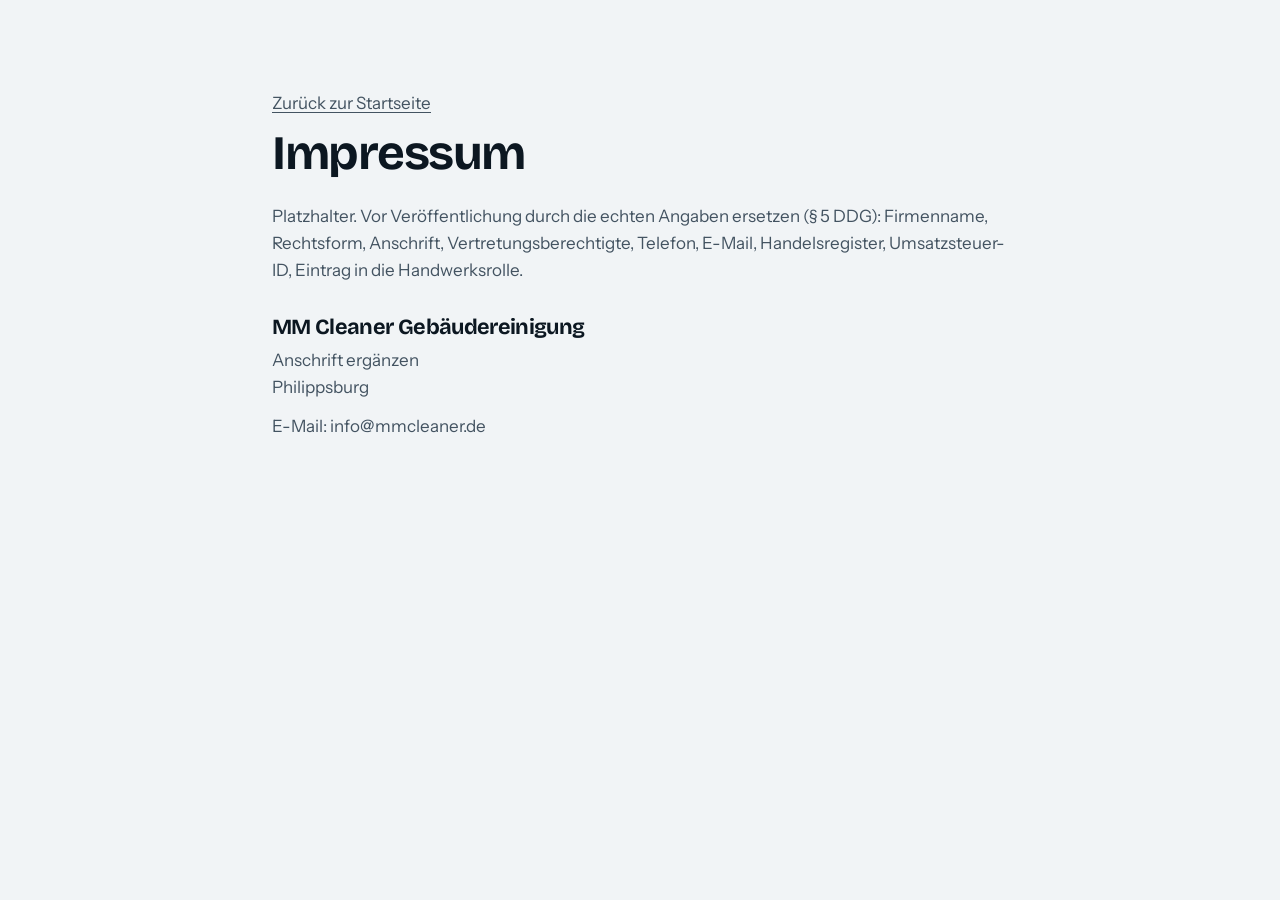
<file: impressum.html>
<!doctype html>
<html lang="de">
<head>
<meta charset="utf-8">
<meta name="viewport" content="width=device-width, initial-scale=1">
<title>Impressum | MM Cleaner Gebäudereinigung</title>
<meta name="robots" content="noindex">
<link rel="icon" href="favicon.png" type="image/png">
<link rel="stylesheet" href="assets/css/style.css?v=76f08dd9">
</head>
<body>
<main class="wrap legal">
  <p><a href="index.html">Zurück zur Startseite</a></p>
  <h1>Impressum</h1>
  <p>Platzhalter. Vor Veröffentlichung durch die echten Angaben ersetzen (§ 5 DDG): Firmenname, Rechtsform, Anschrift, Vertretungsberechtigte, Telefon, E-Mail, Handelsregister, Umsatzsteuer-ID, Eintrag in die Handwerksrolle.</p>
  <h2>MM Cleaner Gebäudereinigung</h2>
  <p>Anschrift ergänzen<br>Philippsburg</p>
  <p>E-Mail: info@mmcleaner.de</p>
</main>
</body>
</html>
</file>
<file: assets/css/style.css>
/* Kronwerk Gebäudereinigung
   Radien: Bedienelemente 10px, Flächen 18px. Eine Akzentfarbe. Hell und dunkel per System. */

@font-face {
  font-family: "Bricolage Grotesque";
  src: url("../fonts/bricolage-grotesque.woff2") format("woff2");
  font-weight: 200 800;
  font-display: swap;
}
@font-face {
  font-family: "Instrument Sans";
  src: url("../fonts/instrument-sans.woff2") format("woff2");
  font-weight: 400 700;
  font-display: swap;
}

:root {
  --paper: #f1f4f6;
  --paper-2: #e7ecef;
  --surface: #ffffff;
  --ink: #0c1721;
  --ink-2: #435361;
  --ink-3: #566673;
  --line: #d3dae0;
  --accent: #195f9b;
  --accent-ink: #195f9b;
  --accent-soft: #dbe8f4;
  --on-accent: #ffffff;
  --deep: #0c1721;
  --on-deep: #eef2f5;
  --on-deep-2: #a9b7c3;

  --f-display: "Bricolage Grotesque", "Segoe UI", system-ui, sans-serif;
  --f-body: "Instrument Sans", "Segoe UI", system-ui, sans-serif;

  --ease-out: cubic-bezier(0.23, 1, 0.32, 1);
  --ease-io: cubic-bezier(0.77, 0, 0.175, 1);

  --r-ui: 10px;
  --r-box: 18px;
  --nav-h: 80px;
  --gut: clamp(1.25rem, 5vw, 6rem);
  --maxw: 2000px;

  color-scheme: light;
}

*, *::before, *::after { box-sizing: border-box; }
* { margin: 0; }
html {
  scroll-behavior: smooth;
  scroll-padding-top: calc(var(--nav-h) + 24px);
  -webkit-text-size-adjust: 100%;
  interpolate-size: allow-keywords;
  scrollbar-color: var(--ink-3) var(--paper);
  accent-color: var(--accent);
}
body {
  font-family: var(--f-body);
  font-size: 1.0625rem;
  line-height: 1.6;
  color: var(--ink);
  background: var(--paper);
  -webkit-font-smoothing: antialiased;
  text-rendering: optimizeLegibility;
  min-height: 100dvh;
  overflow-x: clip;
}
::selection { background: var(--accent); color: var(--on-accent); }
:focus-visible { outline: 2px solid var(--accent); outline-offset: 3px; border-radius: 4px; }
img, svg { display: block; max-width: 100%; }
a { color: inherit; text-underline-offset: 0.2em; text-decoration-thickness: 1px; }
button, input, textarea, select { font: inherit; color: inherit; }
h1, h2, h3 { font-family: var(--f-display); text-wrap: balance; line-height: 1.04; letter-spacing: -0.03em; font-weight: 700; }
p, li, dd { text-wrap: pretty; }
.muted { color: var(--ink-2); }

.wrap { width: min(100% - 2 * var(--gut), var(--maxw)); margin-inline: auto; }
.skip {
  position: absolute; left: var(--gut); top: -4rem; z-index: 100;
  background: var(--ink); color: var(--paper); padding: 0.6rem 1rem; border-radius: var(--r-ui);
}
.skip:focus { top: 0.75rem; }

/* Buttons */
.btn {
  --_bg: transparent; --_fg: var(--ink); --_bd: var(--line);
  display: inline-flex; align-items: center; justify-content: center; gap: 0.5rem;
  min-height: 48px; padding: 0 1.4rem;
  border-radius: var(--r-ui); border: 1px solid var(--_bd);
  background: var(--_bg); color: var(--_fg);
  font-weight: 600; font-size: 1rem; line-height: 1; white-space: nowrap; text-decoration: none; cursor: pointer;
  transition: transform 160ms var(--ease-out), background-color 160ms ease, border-color 160ms ease;
  -webkit-tap-highlight-color: transparent;
  touch-action: manipulation;
}
.btn:active { transform: scale(0.97); }
.btn--accent { --_bg: var(--accent); --_fg: var(--on-accent); --_bd: var(--accent); }
.btn--ghost { --_bg: transparent; }
.btn--sm { min-height: 40px; padding: 0 1rem; font-size: 0.9375rem; }
.btn--lg { min-height: 54px; padding: 0 1.7rem; }
@media (hover: hover) and (pointer: fine) {
  .btn--accent:hover { --_bg: var(--accent); }
  .btn--ghost:hover { --_bd: var(--ink); --_fg: var(--paper); }
}

/* Navigation */
.nav {
  position: sticky; top: 0; z-index: 40;
  height: var(--nav-h);
  background: var(--paper);
}
.nav::after {
  content: ""; position: absolute; inset: auto 0 0; height: 1px; background: var(--line); opacity: 0;
}
@supports (animation-timeline: scroll()) {
  .nav::after { animation: nav-line linear both; animation-timeline: scroll(root); animation-range: 0 80px; }
  @keyframes nav-line { to { opacity: 1; } }
}
.nav__in { height: 100%; display: flex; align-items: center; justify-content: space-between; gap: 1.5rem; }
.brand { display: inline-flex; align-items: center; gap: 0.6rem; text-decoration: none; font-family: var(--f-display); font-weight: 700; font-size: 1.25rem; letter-spacing: -0.02em; }
.nav__links { display: flex; gap: clamp(1rem, 2.4vw, 2rem); margin-inline: auto; }
.nav__links a { text-decoration: none; font-size: 0.97rem; font-weight: 500; color: var(--ink-2); padding: 0.4rem 0; transition: color 150ms ease; }
@media (hover: hover) and (pointer: fine) { .nav__links a:hover { color: var(--ink); } }
.nav__act { display: flex; align-items: center; gap: 0.5rem; }
.menu-btn {
  display: none; align-items: center; gap: 0.7rem; height: 48px; padding: 0 1rem;
  border: 1px solid var(--line); border-radius: var(--r-ui); background: var(--surface); cursor: pointer;
  font-weight: 600; font-size: 0.95rem; transition: transform 160ms var(--ease-out), border-color 200ms ease;
}
.menu-btn:active { transform: scale(0.97); }
.menu-btn__t { display: block; height: 1.25em; line-height: 1.25; overflow: hidden; }
.menu-btn__t > span { display: block; transition: transform 320ms var(--ease-out); }
.menu-btn i { width: 16px; height: 2px; background: var(--accent); border-radius: 2px; transition: width 320ms var(--ease-out); }
.nav:has(.menu:popover-open) .menu-btn__t > span { transform: translateY(-100%); }
.nav:has(.menu:popover-open) .menu-btn i { width: 26px; }

.menu {
  position: fixed; inset: var(--nav-h) 0 auto 0; margin: 0; width: auto; border: 0;
  background: var(--paper); color: var(--ink);
  padding: 1rem var(--gut) 1.5rem; border-bottom: 1px solid var(--line);
  flex-direction: column; gap: 0.25rem;
  opacity: 0; transform: translateY(-8px);
  transition: opacity 200ms var(--ease-out), transform 200ms var(--ease-out), display 200ms allow-discrete, overlay 200ms allow-discrete;
}
.menu:popover-open { display: flex; opacity: 1; transform: none; }
@starting-style { .menu:popover-open { opacity: 0; transform: translateY(-8px); } }
.menu a:not(.btn) { padding: 0.9rem 0; font-size: 1.2rem; font-family: var(--f-display); font-weight: 600; text-decoration: none; border-bottom: 1px solid var(--line); }
.menu .btn { margin-top: 1rem; }

@media (max-width: 1040px) {
  .nav__links { display: none; }
  .menu-btn { display: block; }
  .nav__act { margin-left: auto; }
}
@media (max-width: 420px) { .nav__act .btn { display: none; } }

/* Hero */
.hero {
  display: grid; grid-template-columns: minmax(0, 1.02fr) minmax(0, 1fr);
  gap: clamp(2rem, 5vw, 5rem); align-items: center;
  min-height: calc(100dvh - var(--nav-h));
  padding-block: clamp(2rem, 5vw, 3.5rem) clamp(3rem, 6vw, 5rem);
}
.hero h1 { font-size: clamp(2.6rem, 5.4vw, 4.9rem); font-weight: 750; letter-spacing: -0.035em; line-height: 1; }
.hero h1 em { font-style: normal; color: var(--accent-ink); position: relative; white-space: nowrap; }
.hero h1 em::after {
  content: ""; position: absolute; left: 0; right: 0; bottom: 0.04em; height: 0.09em; background: currentColor; border-radius: 2px;
  transform-origin: left; animation: underline 900ms 700ms var(--ease-out) both;
}
@keyframes underline { from { transform: scaleX(0); } }
.lead { margin-top: 1.5rem; font-size: clamp(1.1rem, 1.5vw, 1.3rem); line-height: 1.5; color: var(--ink-2); max-width: 34ch; }
.hero__cta { margin-top: 2.25rem; display: flex; flex-wrap: wrap; gap: 0.75rem; }

.hero h1, .hero .lead, .hero__cta { animation: rise 800ms var(--ease-out) both; }
.hero .lead { animation-delay: 80ms; }
.hero__cta { animation-delay: 160ms; }
@keyframes rise { from { opacity: 0; transform: translateY(14px); } }

@media (max-width: 960px) {
  .hero { grid-template-columns: 1fr; min-height: 0; }
  .lead { max-width: 40ch; }
}

/* Abschnitte */
.sec { padding-block: clamp(4rem, 9vw, 8rem); }
.sec__h { font-size: clamp(1.9rem, 3.8vw, 3.2rem); max-width: 20ch; }
.sec__h + * { margin-top: clamp(2rem, 4vw, 3.25rem); }

/* Bento: fünf Inhalte, fünf Zellen */
.bento { display: grid; grid-template-columns: repeat(12, 1fr); gap: 1rem; }
.bt { border-radius: var(--r-box); padding: clamp(1.4rem, 2.6vw, 2.25rem); display: flex; flex-direction: column; gap: 0.75rem; background: var(--surface); border: 1px solid var(--line); position: relative; overflow: hidden; }
.bt h3 { font-size: clamp(1.35rem, 2.2vw, 1.85rem); }
.bt p { color: var(--ink-2); max-width: 44ch; }
.bt--unterhalt { grid-column: 1 / 8; grid-row: 1 / 3; background: var(--deep); border-color: var(--deep); color: var(--on-deep); justify-content: flex-end; min-height: 26rem; }
.bt--unterhalt h3 { font-size: clamp(1.9rem, 3.4vw, 3rem); }
.bt--unterhalt p { color: var(--on-deep-2); }
.bt--unterhalt::before {
  content: ""; position: absolute; inset: 0 0 38% 0; opacity: 0.55;
  background:
    linear-gradient(var(--accent) 0 0) 0 0 / 100% 2px no-repeat,
    repeating-linear-gradient(90deg, transparent 0 63px, rgb(255 255 255 / 0.07) 63px 64px),
    repeating-linear-gradient(0deg, transparent 0 63px, rgb(255 255 255 / 0.07) 63px 64px);
  mask-image: linear-gradient(#000 40%, transparent);
}
.tags { list-style: none; padding: 0; display: flex; flex-wrap: wrap; gap: 0.5rem; margin-top: 0.75rem; position: relative; }
.tags li { font-size: 0.875rem; font-weight: 500; padding: 0.3rem 0.8rem; border: 1px solid rgb(255 255 255 / 0.22); border-radius: 999px; color: var(--on-deep); }
.bt--unterhalt > :not(.tags) { position: relative; }
.bt--glas { grid-column: 8 / 13; background: var(--accent-soft); border-color: transparent;
  background-image: repeating-linear-gradient(90deg, transparent 0 79px, color-mix(in oklab, var(--accent) 22%, transparent) 79px 80px), repeating-linear-gradient(0deg, transparent 0 79px, color-mix(in oklab, var(--accent) 22%, transparent) 79px 80px); }
.bt--glas p { color: var(--ink); }
.bt--hygiene { grid-column: 8 / 13; }
.bt--grund { grid-column: 1 / 6; background-image: repeating-linear-gradient(135deg, transparent 0 11px, var(--line) 11px 12px); background-position: 100% 0; background-size: 55% 100%; background-repeat: no-repeat; }
.bt--grund > * { position: relative; }
.bt--winter { grid-column: 6 / 13; background: var(--accent); border-color: var(--accent); color: var(--on-accent); }
.bt--winter p { color: color-mix(in oklab, var(--on-accent) 88%, transparent); }
.bt { transition: transform 260ms var(--ease-out); }
@media (hover: hover) and (pointer: fine) { .bt:hover { transform: translateY(-3px); } }
@media (max-width: 900px) {
  .bento { grid-template-columns: 1fr; }
  .bt { grid-column: 1 !important; grid-row: auto !important; }
  .bt--unterhalt { min-height: 20rem; }
}

/* Ablauf */
.ablauf { display: grid; grid-template-columns: minmax(0, 5fr) minmax(0, 7fr); gap: clamp(2rem, 6vw, 6rem); align-items: start; }
.ablauf__head { position: sticky; top: calc(var(--nav-h) + 2rem); }
.ablauf__head .muted { margin-top: 1.5rem; max-width: 34ch; }
.steps { list-style: none; padding: 0; position: relative; display: grid; gap: clamp(2.5rem, 5vw, 4rem); padding-left: 2.5rem; }
.steps::before { content: ""; position: absolute; left: 7px; top: 0.6rem; bottom: 0.6rem; width: 2px; background: var(--line); }
.steps::after { content: ""; position: absolute; left: 7px; top: 0.6rem; bottom: 0.6rem; width: 2px; background: var(--accent); transform-origin: top; transform: scaleY(1); }
@supports (animation-timeline: view()) {
  .steps::after { transform: scaleY(0); animation: grow linear both; animation-timeline: view(); animation-range: cover 25% cover 80%; }
  @keyframes grow { to { transform: scaleY(1); } }
}
.steps li { position: relative; }
.steps li::before { content: ""; position: absolute; left: -2.5rem; top: 0.45rem; width: 16px; height: 16px; border-radius: 4px; background: var(--paper); border: 2px solid var(--accent); }
.steps h3 { font-size: clamp(1.7rem, 3vw, 2.4rem); }
.steps p { margin-top: 0.6rem; color: var(--ink-2); max-width: 46ch; }
@media (max-width: 900px) {
  .ablauf { grid-template-columns: 1fr; }
  .ablauf__head { position: static; }
}

/* Branchen */
.branchen { background: var(--paper-2); padding-block: clamp(4rem, 9vw, 8rem); }
.tabs { margin-top: clamp(2rem, 4vw, 3rem); }
.tabs__list { position: relative; display: flex; gap: clamp(1rem, 2.5vw, 2rem); overflow-x: auto; scroll-snap-type: x proximity; border-bottom: 1px solid var(--line); scrollbar-width: none; }
.tabs__list::-webkit-scrollbar { display: none; }
.tabs__list button { background: none; border: 0; padding: 0.9rem 0; font-weight: 600; font-size: 1rem; color: var(--ink-3); cursor: pointer; white-space: nowrap; scroll-snap-align: start; transition: color 160ms ease; }
.tabs__list button[aria-selected="true"] { color: var(--ink); }
@media (hover: hover) and (pointer: fine) { .tabs__list button:hover { color: var(--ink); } }
.tabs__ind { position: absolute; left: 0; bottom: 0; height: 3px; width: 100px; background: var(--accent); border-radius: 2px 2px 0 0; transform-origin: left; transition: transform 320ms var(--ease-io), width 320ms var(--ease-io); }
.tabs__panel { padding-top: clamp(2rem, 4vw, 3.5rem); display: grid; grid-template-columns: minmax(0, 7fr) minmax(0, 5fr); gap: clamp(1.5rem, 5vw, 5rem); align-items: start; }
.tabs__panel[hidden] { display: none; }
.tabs__panel:not([hidden]) { animation: panel 260ms var(--ease-out) both; }
@keyframes panel { from { opacity: 0; transform: translateY(8px); } }
.panel__big { font-family: var(--f-display); font-weight: 650; letter-spacing: -0.03em; line-height: 1.05; font-size: clamp(1.8rem, 3.6vw, 3rem); text-wrap: balance; }
.tabs__panel p:not(.panel__big) { color: var(--ink-2); font-size: 1.1rem; max-width: 46ch; padding-top: 0.5rem; }
@media (max-width: 800px) { .tabs__panel { grid-template-columns: 1fr; } }

/* Qualität */
.qual__grid { display: grid; grid-template-columns: repeat(2, minmax(0, 1fr)); gap: 0 clamp(2rem, 6vw, 6rem); }
.qual__grid > div { border-top: 1px solid var(--ink); padding: 1.5rem 0 clamp(2rem, 4vw, 3.25rem); }
.qual dt { font-family: var(--f-display); font-weight: 650; font-size: clamp(1.4rem, 2.3vw, 1.9rem); letter-spacing: -0.025em; line-height: 1.1; }
.qual dd { margin-top: 0.75rem; color: var(--ink-2); max-width: 42ch; }
@media (max-width: 700px) { .qual__grid { grid-template-columns: 1fr; } }

.seg { display: grid; grid-template-columns: repeat(auto-fit, minmax(5.5rem, 1fr)); gap: 0.5rem; }
.seg label { position: relative; cursor: pointer; }
.seg input { position: absolute; inset: 0; opacity: 0; margin: 0; cursor: pointer; }
.seg span { display: grid; place-items: center; min-height: 48px; border: 1px solid var(--line); border-radius: var(--r-ui); background: var(--surface); font-weight: 600; transition: background-color 160ms ease, border-color 160ms ease, color 160ms ease, transform 160ms var(--ease-out); }
.seg label:active span { transform: scale(0.97); }
.seg input:checked + span { background: var(--ink); border-color: var(--ink); color: var(--paper); }
.seg input:focus-visible + span { outline: 2px solid var(--accent); outline-offset: 3px; }
@media (hover: hover) and (pointer: fine) { .seg input:not(:checked):hover + span { border-color: var(--ink); } }



/* FAQ */
.faq__list { max-width: 56rem; }
.faq details { border-top: 1px solid var(--ink); }
.faq details:last-child { border-bottom: 1px solid var(--ink); }
.faq summary {
  list-style: none; cursor: pointer; padding: 1.35rem 3rem 1.35rem 0; position: relative;
  font-family: var(--f-display); font-weight: 600; font-size: clamp(1.15rem, 1.8vw, 1.4rem); letter-spacing: -0.02em; line-height: 1.25;
}
.faq summary::-webkit-details-marker { display: none; }
.faq summary::before, .faq summary::after { content: ""; position: absolute; right: 4px; top: 50%; width: 18px; height: 2px; background: var(--ink); transition: transform 240ms var(--ease-out); }
.faq summary::after { transform: rotate(90deg); }
.faq details[open] summary::after { transform: rotate(0); }
.faq__a { padding: 0 3rem 1.5rem 0; color: var(--ink-2); max-width: 60ch; }
.faq details::details-content { block-size: 0; overflow: hidden; transition: block-size 260ms var(--ease-out), content-visibility 260ms allow-discrete; }
.faq details[open]::details-content { block-size: auto; }

/* Kontakt */
.kontakt { background: var(--paper-2); border-top: 1px solid var(--line); }
.kontakt__in { display: grid; grid-template-columns: minmax(0, 5fr) minmax(0, 6fr); gap: clamp(2rem, 6vw, 6rem); align-items: start; }
.kontakt h2 { font-size: clamp(2rem, 4vw, 3.4rem); max-width: 14ch; }
.kontakt__copy p { margin-top: 1.25rem; color: var(--ink-2); max-width: 36ch; }
.kontakt__direct { font-family: var(--f-display); font-size: 1.4rem; line-height: 1.5; color: var(--ink) !important; }
.kontakt__direct a { text-decoration: none; }
@media (hover: hover) and (pointer: fine) { .kontakt__direct a:hover { text-decoration: underline; } }
.form { display: grid; gap: 1.1rem; }
.form__row { display: grid; grid-template-columns: 1fr 1fr; gap: 1.1rem; }
.field label { font-weight: 600; font-size: 0.92rem; display: block; margin-bottom: 0.45rem; }
.form input:not([type="checkbox"]), .form textarea {
  width: 100%; min-height: 50px; padding: 0.75rem 0.95rem; background: var(--surface); border: 1px solid #aab6c0; border-radius: var(--r-ui); color: var(--ink);
  transition: border-color 160ms ease; font-size: 1rem;
}
.form textarea { resize: vertical; min-height: 7rem; }
.form ::placeholder { color: var(--ink-3); opacity: 1; }
.form input:focus-visible, .form textarea:focus-visible { outline: 2px solid var(--accent); outline-offset: 0; border-color: var(--accent); border-radius: var(--r-ui); }
.form [aria-invalid="true"] { border-color: #b3261e; }
.err { color: #b3261e; font-size: 0.9rem; margin-top: 0.4rem; }
.check { display: grid; grid-template-columns: 22px 1fr; gap: 0.75rem; font-size: 0.92rem; color: var(--ink-2); cursor: pointer; line-height: 1.5; }
.check input { width: 22px; height: 22px; margin: 2px 0 0; }
.check a { color: var(--ink); }
.form .btn { justify-self: start; }
.form__ok { padding: 1rem 1.2rem; border-radius: var(--r-ui); background: var(--accent-soft); color: var(--ink); font-weight: 500; }
@media (max-width: 900px) { .kontakt__in { grid-template-columns: 1fr; } .form__row { grid-template-columns: 1fr; } }

/* Referenzen: eine Bühne, vier Einsatzbereiche */
.ref__grid { display: grid; grid-template-columns: minmax(0, 8fr) minmax(0, 4fr); gap: clamp(1.5rem, 4vw, 4rem); align-items: stretch; }
.ref__stage { position: relative; height: clamp(22rem, 38vw, 34rem); border-radius: var(--r-box); overflow: hidden; background: var(--paper-2); }
.slide {
  position: absolute; inset: 0; display: grid; grid-template-columns: 1fr 1fr; gap: 0.75rem;
  opacity: 0; visibility: hidden; filter: blur(3px);
  transition: opacity 520ms var(--ease-out), filter 520ms var(--ease-out), visibility 0s 520ms;
}
.slide.is-on { opacity: 1; visibility: visible; filter: none; transition-delay: 0s; }
.slide img { width: 100%; height: 100%; object-fit: cover; border-radius: calc(var(--r-box) - 4px); transform: scale(1.04); transition: transform 1100ms var(--ease-out); }
.slide.is-on img { transform: none; }
.ref__list { display: flex; flex-direction: column; justify-content: center; }
.ref__list button { text-align: left; background: none; border: 0; border-top: 1px solid var(--line); padding: 1.25rem 0; cursor: pointer; position: relative; color: var(--ink-3); }
.ref__list button:last-child { border-bottom: 1px solid var(--line); }
.ref__list .t { display: block; font-family: var(--f-display); font-weight: 650; font-size: clamp(1.4rem, 2.2vw, 1.9rem); letter-spacing: -0.025em; line-height: 1.1; transition: color 200ms ease; }
.ref__list .d { display: grid; grid-template-rows: 0fr; transition: grid-template-rows 360ms var(--ease-out); }
.ref__list .d > span { overflow: hidden; color: var(--ink-2); max-width: 32ch; font-size: 1rem; line-height: 1.5; }
.ref__list [aria-selected="true"] { color: var(--ink); }
.ref__list [aria-selected="true"] .d { grid-template-rows: 1fr; }
.ref__list [aria-selected="true"] .d > span { padding-top: 0.6rem; }
.ref__list .bar { position: absolute; left: 0; right: 0; top: -1px; height: 2px; background: var(--accent); transform: scaleX(0); transform-origin: left; }
.ref__grid.is-auto [aria-selected="true"] .bar { animation: bar 6s linear forwards; }
.ref__grid.is-auto:hover [aria-selected="true"] .bar { animation-play-state: paused; }
@keyframes bar { to { transform: scaleX(1); } }
@media (hover: hover) and (pointer: fine) { .ref__list button:hover .t { color: var(--ink); } }
@media (max-width: 900px) {
  .ref__grid { grid-template-columns: 1fr; }
  .ref__stage { height: clamp(16rem, 60vw, 24rem); }
}

/* Rechtstexte */
.legal { padding-block: clamp(3rem, 7vw, 6rem); max-width: 46rem; }
.legal h1 { font-size: clamp(2rem, 4vw, 3rem); margin-bottom: 1.5rem; }
.legal h2 { font-size: 1.35rem; margin: 2rem 0 0.5rem; }
.legal p { color: var(--ink-2); margin-bottom: 0.75rem; }

/* Scroll-Reveal: nur wo Scroll-Timelines existieren, sonst sofort sichtbar */
@supports (animation-timeline: view()) {
  .sec__h, .bt, .steps li, .qual__grid > div, .faq details, .tabs, .kontakt__copy, .form, .ref__grid {
    animation: reveal linear both; animation-timeline: view(); animation-range: entry 0% entry 32%;
  }
  @keyframes reveal { from { opacity: 0; transform: translateY(22px); } }
}

@media (prefers-reduced-motion: reduce) {
  html { scroll-behavior: auto; }
  *, *::before, *::after { animation-duration: 0.01ms !important; animation-delay: 0ms !important; animation-iteration-count: 1 !important; transition-duration: 0.01ms !important; }
  .sec__h, .bt, .steps li, .qual__grid > div, .faq details, .tabs, .kontakt__copy, .form, .ref__grid { animation: none; }
  .steps::after { animation: none; transform: scaleY(1); }
}

/* ---- Ergänzungen: Marke, Kopfzeile, Knöpfe, Kontakt, Fuß ---- */
.slide[data-c="21"] { grid-template-columns: 2fr 1fr; }
.slide[data-c="12"] { grid-template-columns: 1fr 2fr; }

/* Logo: wird frisch abgezogen, glänzt, ein Funke am Rand */
.brand { gap: 0.85rem; }
.logo { position: relative; flex: none; width: 58px; height: 58px; display: block; }
.logo__disc { position: relative; display: block; width: 100%; height: 100%; border-radius: 50%; overflow: hidden; }
.logo__img { width: 100%; height: 100%; display: block; animation: abziehen 900ms 120ms var(--ease-out) both; }
@keyframes abziehen { from { clip-path: inset(0 100% 0 0); } }
.logo__disc::after {
  content: ""; position: absolute; inset: -10%; pointer-events: none;
  background: linear-gradient(105deg, transparent 40%, rgb(255 255 255 / 0.9) 50%, transparent 60%);
  transform: translateX(-130%); animation: glanz 1000ms 900ms var(--ease-out) both;
}
@keyframes glanz { from { transform: translateX(-130%); } to { transform: translateX(130%); } }
@keyframes glanz2 { from { transform: translateX(-130%); } to { transform: translateX(130%); } }
.logo__spark {
  position: absolute; top: -4px; right: -5px; width: 15px; height: 15px; background: #f6c90e; opacity: 0;
  clip-path: polygon(50% 0, 62% 38%, 100% 50%, 62% 62%, 50% 100%, 38% 62%, 0 50%, 38% 38%);
  animation: funke 1000ms 1500ms var(--ease-out) both;
}
@keyframes funke { 0% { opacity: 0; transform: scale(0.2) rotate(0); } 40% { opacity: 1; transform: scale(1.15) rotate(45deg); } 100% { opacity: 0; transform: scale(0.8) rotate(90deg); } }
@keyframes funke2 { 0% { opacity: 0; transform: scale(0.2) rotate(0); } 40% { opacity: 1; transform: scale(1.15) rotate(45deg); } 100% { opacity: 0; transform: scale(0.8) rotate(90deg); } }
.brand__name { transition: transform 420ms var(--ease-out); }
@media (hover: hover) and (pointer: fine) {
  .brand:hover .logo__disc::after, .brand:focus-visible .logo__disc::after { animation: glanz2 750ms var(--ease-out) both; }
  .brand:hover .logo__spark, .brand:focus-visible .logo__spark { animation: funke2 900ms 250ms var(--ease-out) both; }
  .brand:hover .brand__name, .brand:focus-visible .brand__name { transform: translateX(3px); }
}

/* Kopfzeile: erst Marke, dann Punkte nacheinander, zuletzt der Knopf */
.nav__in { gap: 1.5rem; }
.nav__links a { position: relative; padding-block: 0.5rem; }
.nav__links a::after { content: ""; position: absolute; left: 0; right: 0; bottom: 2px; height: 2px; background: var(--accent); transform: scaleX(0); transform-origin: right; transition: transform 450ms var(--ease-out); }
.nav__links a:hover, .nav__links a:focus-visible, .nav__links a[aria-current="true"] { color: var(--ink); }
.nav__links a:hover::after, .nav__links a:focus-visible::after, .nav__links a[aria-current="true"]::after { transform: scaleX(1); transform-origin: left; }
.brand { animation: nav-in 700ms var(--ease-out) both; }
.nav__links a { animation: nav-in 700ms var(--ease-out) both; }
.nav__links a:nth-child(1) { animation-delay: 140ms; } .nav__links a:nth-child(2) { animation-delay: 200ms; } .nav__links a:nth-child(3) { animation-delay: 260ms; }
.nav__links a:nth-child(4) { animation-delay: 320ms; } .nav__links a:nth-child(5) { animation-delay: 380ms; } .nav__links a:nth-child(6) { animation-delay: 440ms; }
.nav__act { animation: nav-in 700ms 500ms var(--ease-out) both; }
@keyframes nav-in { from { opacity: 0; transform: translateY(-8px); } }
.nav::before { content: ""; position: absolute; inset: auto 0 0; height: 2px; background: var(--accent); transform: scaleX(0); transform-origin: left; opacity: 0; pointer-events: none; z-index: 1; }
.nav.is-intro::before { animation: kopflinie 1400ms 300ms var(--ease-out) both; }
@keyframes kopflinie { 0% { opacity: 1; transform: scaleX(0); } 70% { opacity: 1; transform: scaleX(1); } 100% { opacity: 0; transform: scaleX(1); } }
@media (max-width: 1040px) { .menu-btn { display: inline-flex; } }
.menu .menu__tel { margin-top: 1rem; font-family: var(--f-display); font-weight: 650; font-size: 1.6rem; text-decoration: none; white-space: nowrap; border: 0; padding: 0; }
.nav .btn { min-height: 44px; }

/* Knöpfe: Fläche fährt von links nach */
.btn { position: relative; overflow: hidden; isolation: isolate; }
.btn::before { content: ""; position: absolute; inset: 0; z-index: -1; background: var(--ink); transform: translateX(-101%); transition: transform 420ms var(--ease-out); }
.btn { transition: transform 160ms var(--ease-out), color 300ms ease, border-color 300ms ease; }
@media (hover: hover) and (pointer: fine) {
  .btn:hover::before { transform: none; }
  .btn--accent:hover { --_bd: var(--ink); }
}

/* Leistungen: feine Oberkante beim Überfahren */
.bt::after { content: ""; position: absolute; inset: 0 0 auto; height: 2px; background: linear-gradient(90deg, transparent, var(--accent), transparent); opacity: 0; transition: opacity 450ms ease; pointer-events: none; }
.bt--winter::after, .bt--unterhalt::after { background: linear-gradient(90deg, transparent, #fff, transparent); }
@media (hover: hover) and (pointer: fine) { .bt:hover::after { opacity: 1; } .bt:hover { border-color: var(--ink-3); } }

/* Kontakt: Nummer groß, QR nur mit Maus */
.kontakt__direct { margin-top: 2rem; display: grid; gap: 1.5rem; justify-items: start; }
.kontakt__copy .tel { margin: 0; display: grid; gap: 0.3rem; color: var(--ink); }
.tel__label { font-size: 0.95rem; color: var(--ink-2); font-weight: 500; }
.tel__nr { font-family: var(--f-display); font-weight: 700; letter-spacing: -0.03em; line-height: 1; font-size: clamp(2.1rem, 3.6vw, 3.4rem); white-space: nowrap; text-decoration: none; font-variant-numeric: tabular-nums; }
.kontakt__copy .mail { margin: 0; color: var(--ink); font-size: 1.1rem; }
.qr { display: none; margin: 0; padding: 1rem; background: #fff; border: 1px solid var(--line); border-radius: var(--r-box); }
.qr img { width: 148px; height: 148px; display: block; }
.qr figcaption { margin-top: 0.7rem; max-width: 148px; font-size: 0.85rem; line-height: 1.4; color: var(--ink-2); }
@media (hover: hover) and (pointer: fine) { .qr { display: block; } }

/* Anruf und WhatsApp am Handy: schwebende Ablage mit zwei Knöpfen (Vorbild ihreitrn.de), fährt nach dem Startbereich ein */
.callbar { display: none; }
@media not ((hover: hover) and (pointer: fine)) {
  body { padding-bottom: calc(5.5rem + env(safe-area-inset-bottom)); }
  .callbar {
    position: fixed; left: 0.6rem; right: 0.6rem; bottom: calc(0.6rem + env(safe-area-inset-bottom)); z-index: 35;
    display: grid; grid-template-columns: 1fr 1fr; gap: 0.5rem; padding: 0.5rem;
    background: var(--surface); border: 1px solid var(--line); border-radius: 26px;
    box-shadow: 0 14px 34px -14px rgb(12 23 33 / 0.4), 0 2px 8px rgb(12 23 33 / 0.1);
    transition: transform 320ms var(--ease-out), opacity 320ms var(--ease-out), visibility 0s;
  }
  .callbar a {
    display: flex; align-items: center; justify-content: center; gap: 0.6rem; min-height: 3.4rem; border-radius: 18px;
    font-weight: 650; font-size: 1.08rem; text-decoration: none; white-space: nowrap; -webkit-tap-highlight-color: transparent;
    transition: transform 160ms var(--ease-out), background-color 160ms ease;
  }
  .callbar a:active { transform: scale(0.97); }
  .callbar__anruf { background: var(--accent); color: var(--on-accent); box-shadow: 0 8px 18px -10px rgb(25 95 155 / 0.8); }
  .callbar__wa { background: var(--surface); color: var(--ink); border: 1px solid var(--line); }
  .callbar__ico { flex: none; width: 22px; height: 22px; }
  .callbar.is-off { transform: translateY(130%); opacity: 0; visibility: hidden; transition: transform 320ms var(--ease-out), opacity 320ms var(--ease-out), visibility 0s 320ms; }
}

/* Fuß: ruhig, eine feine Linie, drei Zonen */
.foot { background: var(--paper); border-top: 1px solid var(--line); }
.foot__in { display: grid; grid-template-columns: minmax(0, 5fr) minmax(0, 4fr) minmax(0, 3fr); gap: 2rem; padding-top: clamp(2.5rem, 5vw, 4rem); align-items: start; }
.foot .brand { font-size: 1.1rem; }
.foot .logo { width: 48px; height: 48px; }
.foot__brand p { margin-top: 1rem; color: var(--ink-2); font-size: 0.95rem; max-width: 30ch; }
.foot__kontakt, .foot__nav { display: flex; flex-direction: column; gap: 0.4rem; align-items: flex-start; font-size: 0.97rem; color: var(--ink-2); }
.ln { position: relative; display: inline-flex; align-items: center; gap: 0.4rem; padding-block: 0.3rem; text-decoration: none; white-space: nowrap; transition: color 300ms ease; }
.ln::after { content: ""; position: absolute; left: 0; right: 0; bottom: 2px; height: 1px; background: currentColor; transform: scaleX(0); transform-origin: right; transition: transform 450ms var(--ease-out); }
.ln:hover, .ln:focus-visible { color: var(--ink); }
.ln:hover::after, .ln:focus-visible::after { transform: scaleX(1); transform-origin: left; }
.foot__up svg { transition: transform 350ms var(--ease-out); }
.foot__up:hover svg { transform: translateY(-3px); }
.foot__copy { padding-block: 2rem calc(2rem + env(safe-area-inset-bottom)); color: var(--ink-3); font-size: 0.88rem; }
@media (max-width: 800px) { .foot__in { grid-template-columns: 1fr; } .ln { min-height: 44px; } }
.brand__name { white-space: nowrap; }

/* Hero-Foto */
.hero__img { margin: 0; border-radius: var(--r-box); overflow: hidden; background: var(--paper-2); aspect-ratio: 1 / 1; max-height: min(72vh, 46rem); justify-self: end; width: 100%; animation: rise 900ms 120ms var(--ease-out) both; }
.hero__img img { width: 100%; height: 100%; object-fit: cover; }
@media (max-width: 960px) { .hero__img { aspect-ratio: 4 / 3; max-height: none; } }

/* Kalender für Begehungstermine */
.kontakt__copy { align-self: start; }
@media (min-width: 901px) { .kontakt__copy { position: sticky; top: calc(var(--nav-h) + 2rem); } }
.termin { border: 0; padding: 0; margin: 0; min-width: 0; }
.termin legend { font-weight: 600; font-size: 0.92rem; padding: 0; margin-bottom: 0.6rem; }
.termin legend span { font-weight: 400; color: var(--ink-2); }
.cal { background: var(--surface); border: 1px solid #aab6c0; border-radius: var(--r-box); padding: 1rem; display: grid; gap: 0.9rem; }
.cal__head { display: flex; align-items: center; justify-content: space-between; gap: 0.5rem; }
.cal__title { margin: 0; font-family: var(--f-display); font-weight: 650; font-size: 1.2rem; letter-spacing: -0.02em; text-transform: capitalize; }
.cal__nav { width: 44px; height: 44px; display: grid; place-items: center; border: 1px solid var(--line); border-radius: var(--r-ui); background: var(--surface); color: var(--ink); cursor: pointer; transition: transform 160ms var(--ease-out), border-color 160ms ease, opacity 160ms ease; }
.cal__nav:active { transform: scale(0.95); }
.cal__nav:disabled { opacity: 0.3; cursor: default; }
@media (hover: hover) and (pointer: fine) { .cal__nav:not(:disabled):hover { border-color: var(--ink); } }
.cal__grid { display: grid; grid-template-columns: repeat(7, minmax(0, 1fr)); gap: 4px; }
.cal__wd { text-align: center; font-size: 0.8rem; font-weight: 600; color: var(--ink-2); padding-bottom: 0.25rem; }
.cal__d { min-height: 44px; border: 1px solid transparent; border-radius: var(--r-ui); background: transparent; color: var(--ink); font-weight: 600; font-size: 1rem; font-variant-numeric: tabular-nums; cursor: pointer; transition: background-color 160ms ease, border-color 160ms ease, transform 160ms var(--ease-out); }
.cal__d:active:not(:disabled) { transform: scale(0.94); }
.cal__d:disabled { color: var(--ink-3); opacity: 0.45; cursor: default; font-weight: 400; }
.cal__d[data-heute] { border-color: var(--line); }
.cal__d[aria-pressed="true"] { background: var(--accent); border-color: var(--accent); color: var(--on-accent); }
@media (hover: hover) and (pointer: fine) { .cal__d:not(:disabled):not([aria-pressed="true"]):hover { background: var(--accent-soft); } }
.cal__zeit { grid-template-columns: 1fr 1fr; }
.cal__sel { margin: 0; font-size: 0.92rem; color: var(--ink-2); min-height: 1.4em; }
.cal__sel strong { color: var(--ink); }
</file>
